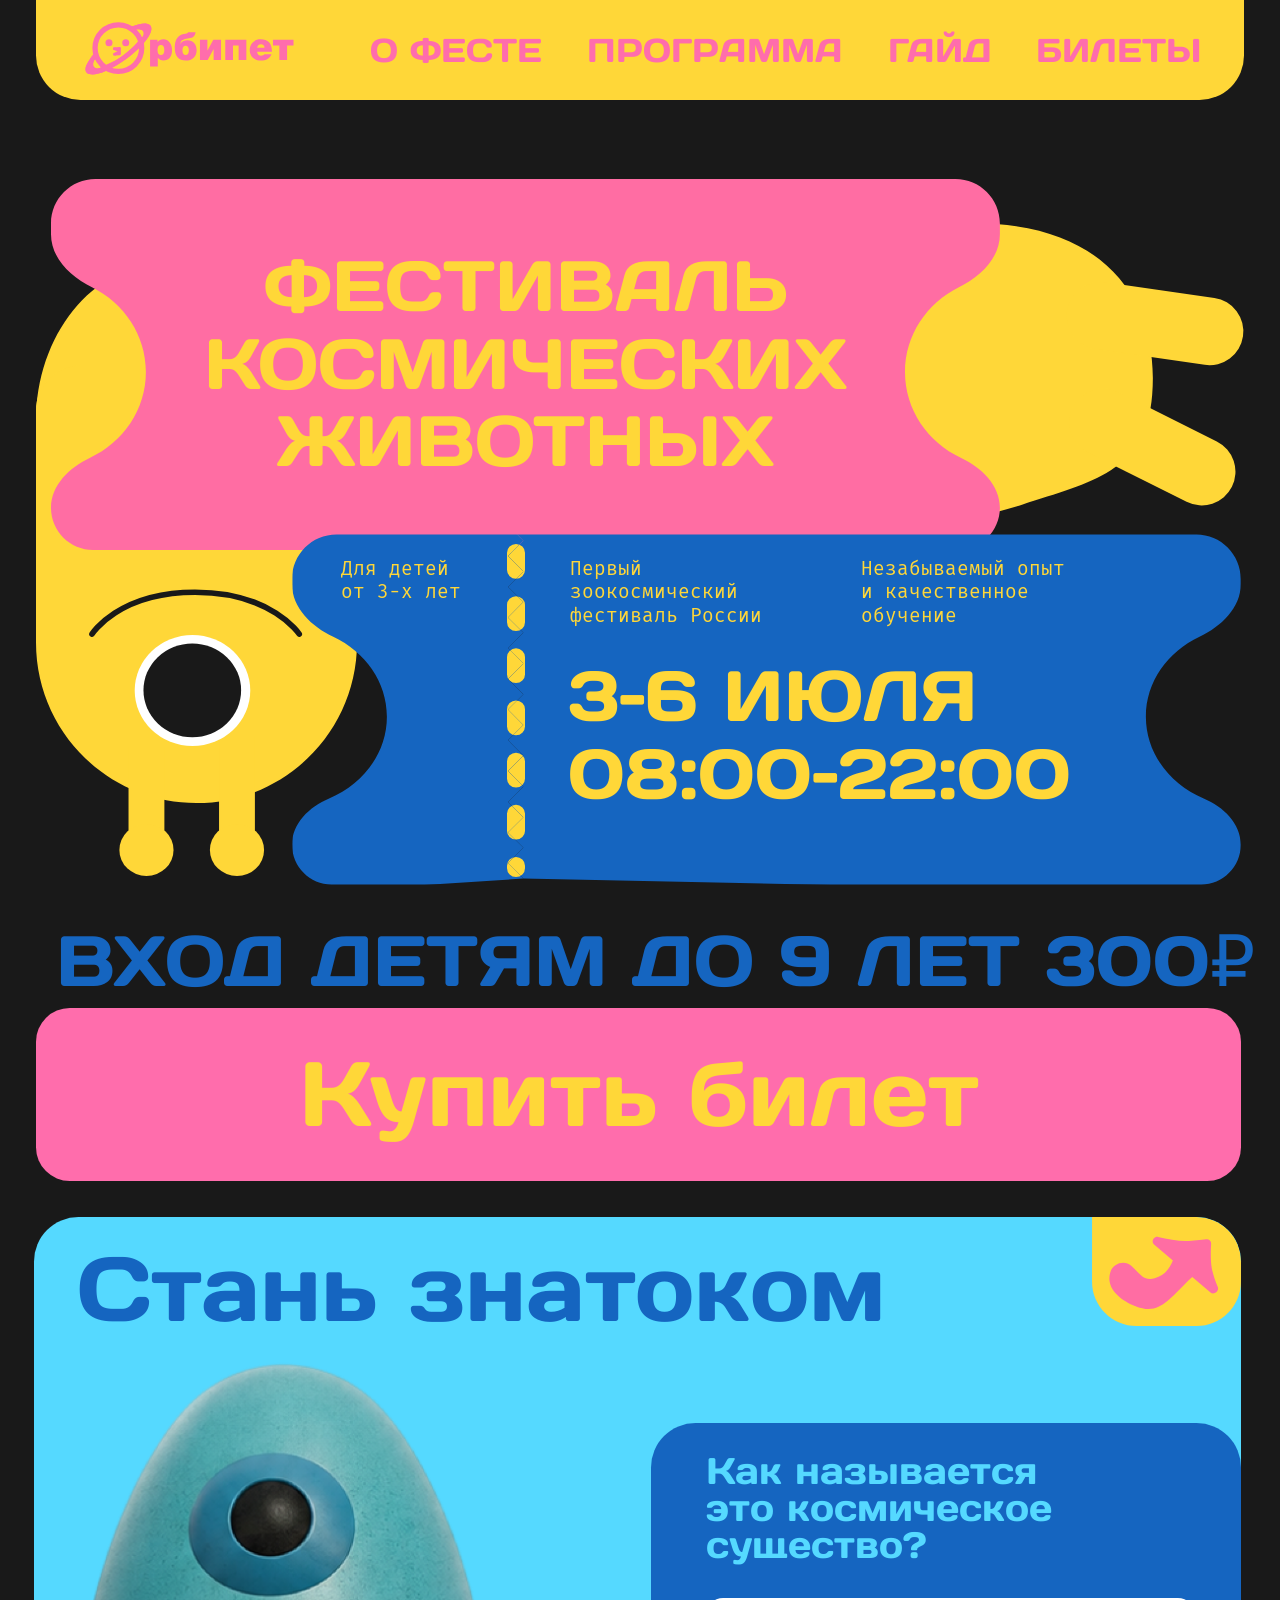
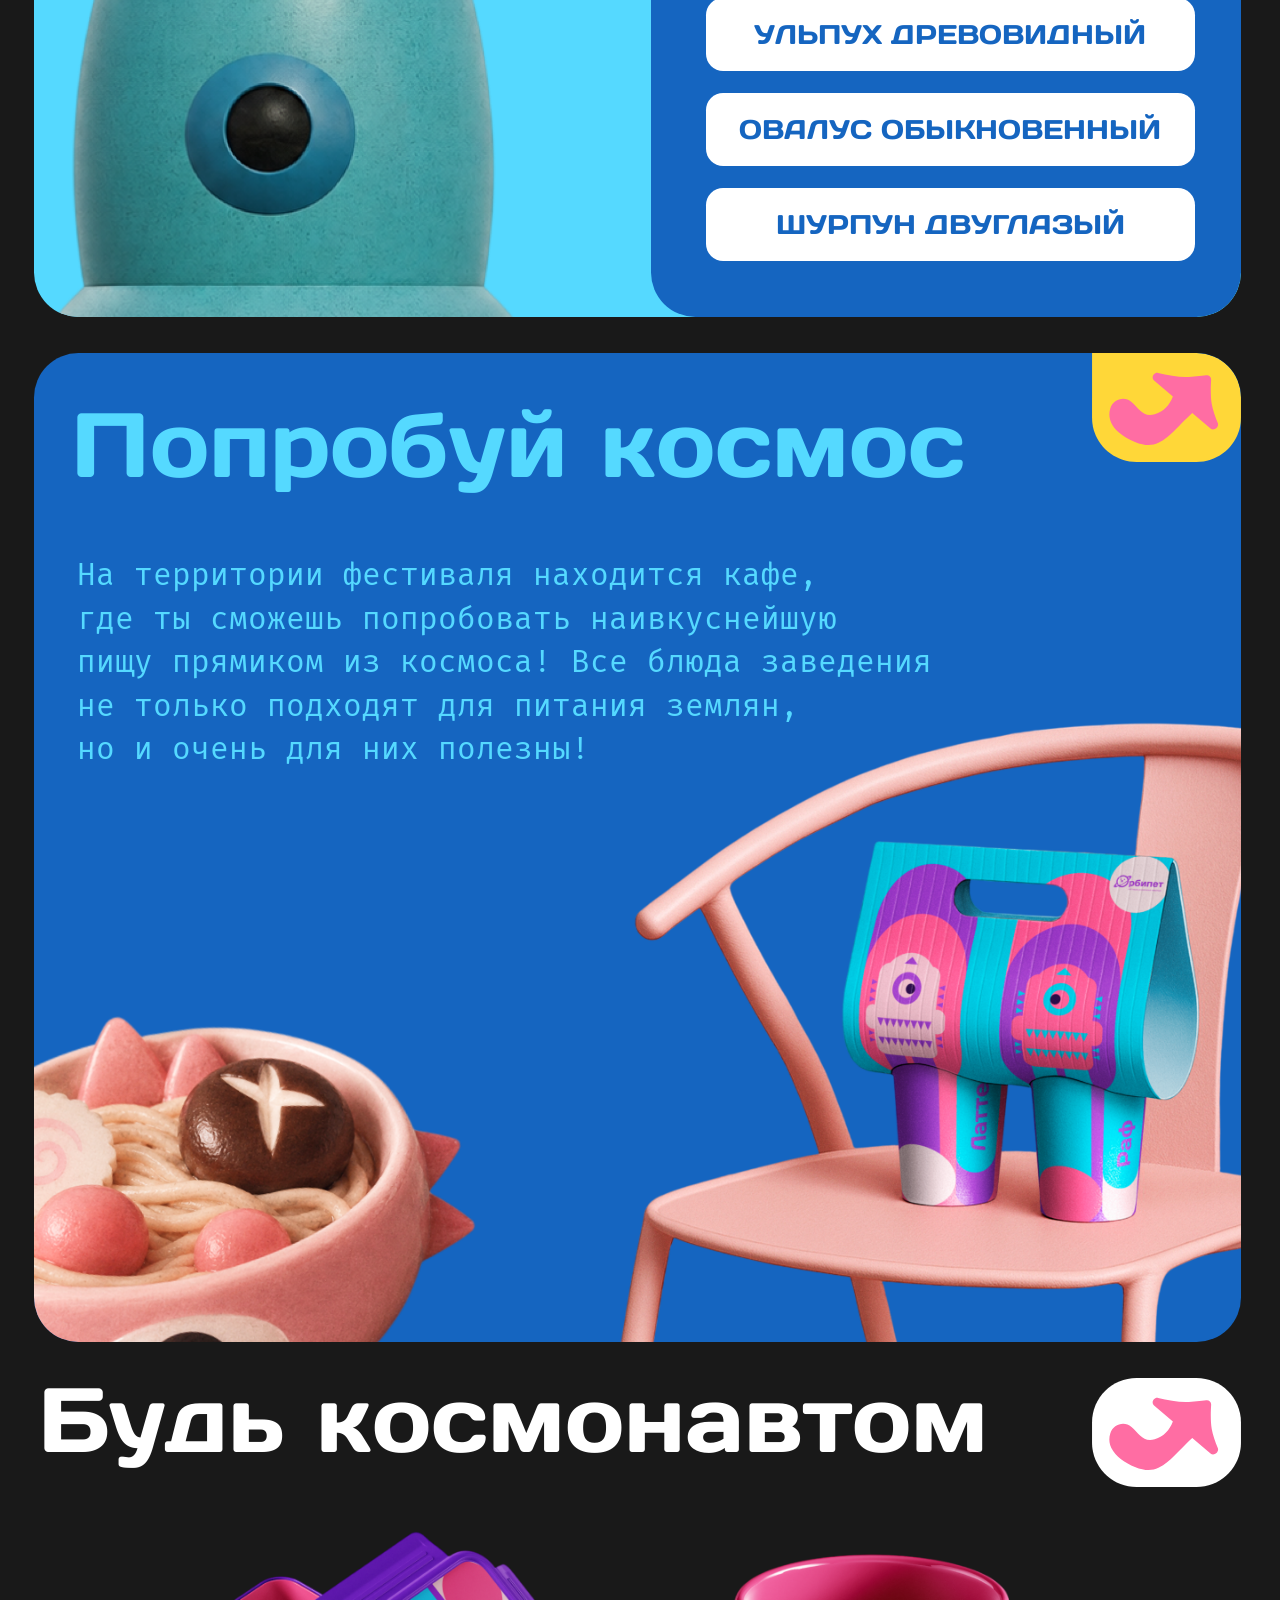
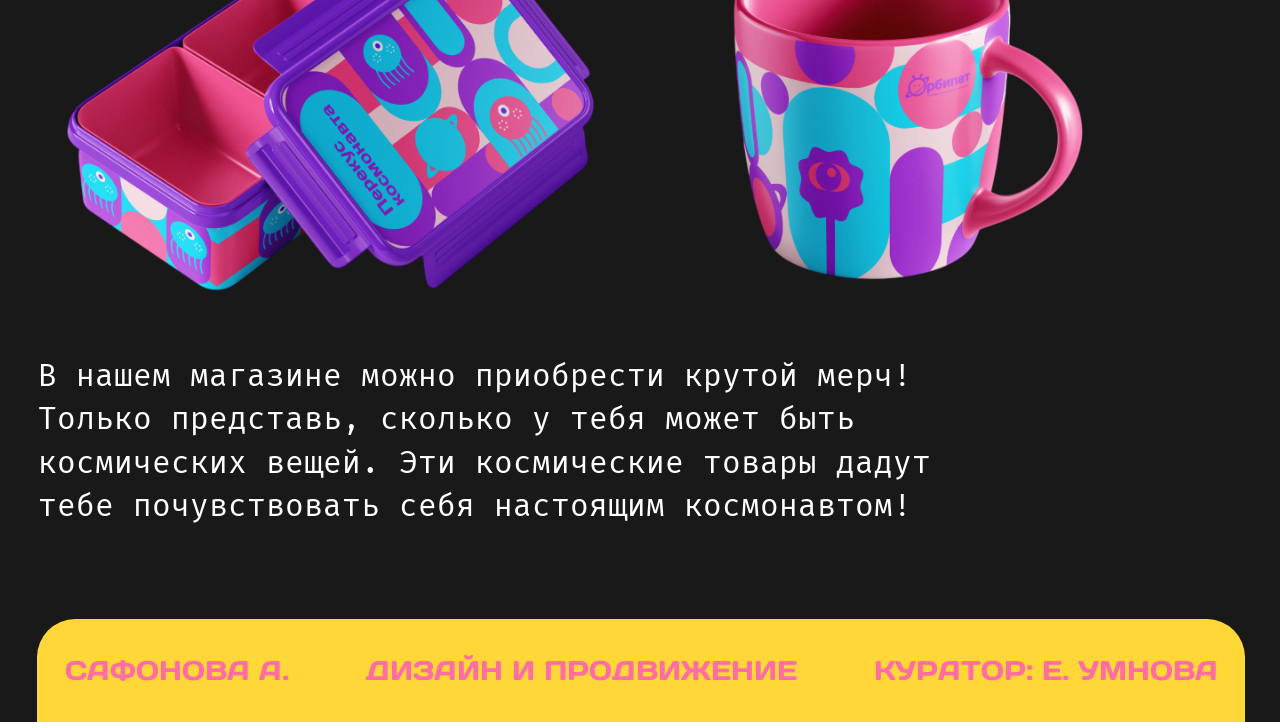
<file: index.html>
<!DOCTYPE html>
<html lang="ru">
<head>
    <meta charset="UTF-8">
    <meta name="viewport" content="width=device-width, initial-scale=1.0">
    <title>Главная — Фестиваль космических животных</title>
    <link rel="stylesheet" href="stylesheets/style.css">
</head>
<body class="page-main">


    <nav class="top-nav">
        <a class="top-nav__logo" href="index.html">
            <img src="images/main-logo-rbipet.svg" alt="рбипет">
        </a>
        <ul class="top-nav__list">
            <li><a class="top-nav__link" href="about.html">О&nbsp;фесте</a></li>
            <li><a class="top-nav__link" href="program.html">Программа</a></li>
            <li><a class="top-nav__link" href="guide.html">Гайд</a></li>
            <li><a class="top-nav__link" href="tickets.html">Билеты</a></li>
        </ul>
    </nav>


    <div class="hero-blob">
        <img src="images/main-hero-blob.svg" alt="">
    </div>


    <div class="hero-plate">
        <img class="hero-plate__bg" src="images/main-hero-plate.svg" alt="">
        <h1 class="hero-plate__title">ФЕСТИВАЛЬ<br>КОСМИЧЕСКИХ<br>ЖИВОТНЫХ</h1>
    </div>


    <!-- Info-card = «билетик» феста. Поделён по пунктирной перфорации
         на две половины — корешок слева и основная часть справа.
         Клик/наведение на правую часть → она «отрывается» по перфорации. -->
    <div class="info-card" id="info-card">
        <!-- Левая половина-корешок: не двигается. -->
        <div class="info-card__half info-card__half--left">
            <img class="info-card__bg" src="images/main-info-card-bg.svg" alt="">
            <span class="info-card__small info-card__small--left">Для&nbsp;детей<br>от&nbsp;3-х лет</span>
            <!-- Копия пунктира внутри левой половины: clip-path зигзага показывает только её
                 левую часть. При отрыве правой половины — остаётся на месте. -->
            <div class="info-card__divider"></div>
        </div>
        <!-- Правая половина: при клике отрывается с лёгким поворотом. -->
        <div class="info-card__half info-card__half--right">
            <img class="info-card__bg" src="images/main-info-card-bg.svg" alt="">
            <span class="info-card__small info-card__small--mid">Первый зоокосмический<br>фестиваль России</span>
            <span class="info-card__small info-card__small--right">Незабываемый опыт<br>и&nbsp;качественное обучение</span>
            <!-- Копия пунктира внутри правой половины: clip-path зигзага показывает её правую
                 часть. При отрыве — едет вместе с правой половиной (билет рвётся по перфорации). -->
            <div class="info-card__divider"></div>
            <p class="info-card__date">3–6&nbsp;ИЮЛЯ</p>
            <p class="info-card__time">08:00–22:00</p>
        </div>
    </div>


    <!-- На мобайле текст разбит на 4 строки <br class="entry-fee__br">, как на фигме.
         На планшете и десктопе .entry-fee__br скрывается через display:none — текст
         собирается в одну строку как в тех макетах. -->
    <p class="entry-fee">вход<br class="entry-fee__br"> детям<br class="entry-fee__br"> до&nbsp;9&nbsp;лет<br class="entry-fee__br"> 300₽</p>


    <a class="buy-button" href="tickets.html">
        <span class="buy-button__text">Купить билет</span>
    </a>


    <section class="quiz" id="quiz">
        <h2 class="quiz__title">Стань знатоком</h2>
        <a class="quiz__arrow" href="about.html" aria-label="Узнать больше о фесте">
            <img src="images/main-quiz-arrow.svg" alt="">
        </a>
        <div class="quiz__character">
            <img src="images/main-hero-character.png" alt="Космическое существо">
        </div>
        <div class="quiz__card" id="quiz-card">
            <p class="quiz__question" id="quiz-question">Как называется<br>это космическое существо?</p>
            <div class="quiz__options" id="quiz-options">
                <!-- кнопки опроса рисуются JS из массива в javascript/main.js -->
            </div>
            <p class="quiz__feedback" id="quiz-feedback"></p>
        </div>
    </section>


    <section class="cosmos">
        <h2 class="cosmos__title">Попробуй космос</h2>
        <a class="cosmos__arrow" href="program.html" aria-label="К программе">
            <img src="images/main-quiz-arrow.svg" alt="">
        </a>
        <p class="cosmos__text">
            На&nbsp;территории фестиваля находится кафе,<br>
            где&nbsp;ты&nbsp;сможешь попробовать наивкуснейшую<br>
            пищу прямиком из&nbsp;космоса! Все&nbsp;блюда заведения не&nbsp;только подходят для&nbsp;питания землян, но&nbsp;и&nbsp;очень для&nbsp;них&nbsp;полезны!
        </p>
        <div class="cosmos__photo cosmos__photo--chair">
            <img src="images/main-cosmos-chair.png" alt="Космическое кафе">
        </div>
        <div class="cosmos__photo cosmos__photo--character">
            <img src="images/main-cosmos-character.png" alt="Космический персонаж">
        </div>
    </section>


    <h2 class="cosmonaut-title">Будь космонавтом</h2>
    <!-- Стрелка теперь открывает попап с отложкой мерча, а не ведёт на /guide.html -->
    <button class="cosmonaut-arrow" id="cosmonaut-arrow-btn" type="button" aria-label="Отложить мерч">
        <img src="images/back-arrow.svg" alt="">
    </button>
    <img class="cosmonaut-lunchbox" src="images/main-merch-lunchbox.png" alt="Космический ланчбокс">
    <img class="cosmonaut-cup" src="images/main-merch-cup.png" alt="Космическая кружка">
    <!-- Жёсткие <br>'ы повторяют переносы строк из Figma (нода 56:666):
         4 строки центрированного Fira Mono. На десктопе тоже укладывается в 4 строки.
         cosmonaut-text__br--mobile — дополнительный перенос только для мобайла,
         чтобы «Эти» начиналось с новой строки после «вещей.». -->
    <p class="cosmonaut-text">
        В&nbsp;нашем магазине можно приобрести крутой мерч!<br>
        Только представь, сколько у&nbsp;тебя может быть<br>
        космических вещей.<br class="cosmonaut-text__br--mobile"> Эти космические товары дадут<br>
        тебе почувствовать себя настоящим космонавтом!
    </p>


    <footer class="main-footer">
        <span class="main-footer__text">Сафонова А.</span>
        <span class="main-footer__text">Дизайн и&nbsp;продвижение</span>
        <span class="main-footer__text">Куратор: Е.&nbsp;Умнова</span>
    </footer>


    <!-- ===== Попап «Отложить мерч» — копия гайдовского попапа с другим текстом ===== -->
    <div class="popup-overlay" id="merch-popup-overlay" hidden>
        <div class="popup" role="dialog" aria-modal="true" aria-labelledby="merch-popup-title">
            <button class="popup__close" id="merch-popup-close" type="button" aria-label="Закрыть">
                <span class="popup__close-x"></span>
            </button>

            <h2 class="popup__title" id="merch-popup-title">
                Оставьте вашу почту&nbsp;—<br>мы отложим мерч для&nbsp;вас
            </h2>

            <form class="popup__form" id="merch-popup-form" novalidate>
                <div class="popup__input-wrap">
                    <input class="popup__input"
                           type="email"
                           id="merch-popup-email"
                           name="email"
                           placeholder="example@mail.ru"
                           required>
                </div>
                <button class="popup__submit" type="submit" aria-label="Отправить">
                    <img src="images/popup-arrow.svg" alt="">
                </button>
            </form>
        </div>
    </div>


    <!-- Уведомление «Спасибо!» для главного попапа -->
    <div class="notification" id="merch-notification" hidden>
        <span class="notification__text">Спасибо! Все&nbsp;прошло успешно!</span>
    </div>


    <script src="javascript/nav.js"></script>
    <script src="javascript/main.js"></script>
</body>
</html>
</file>
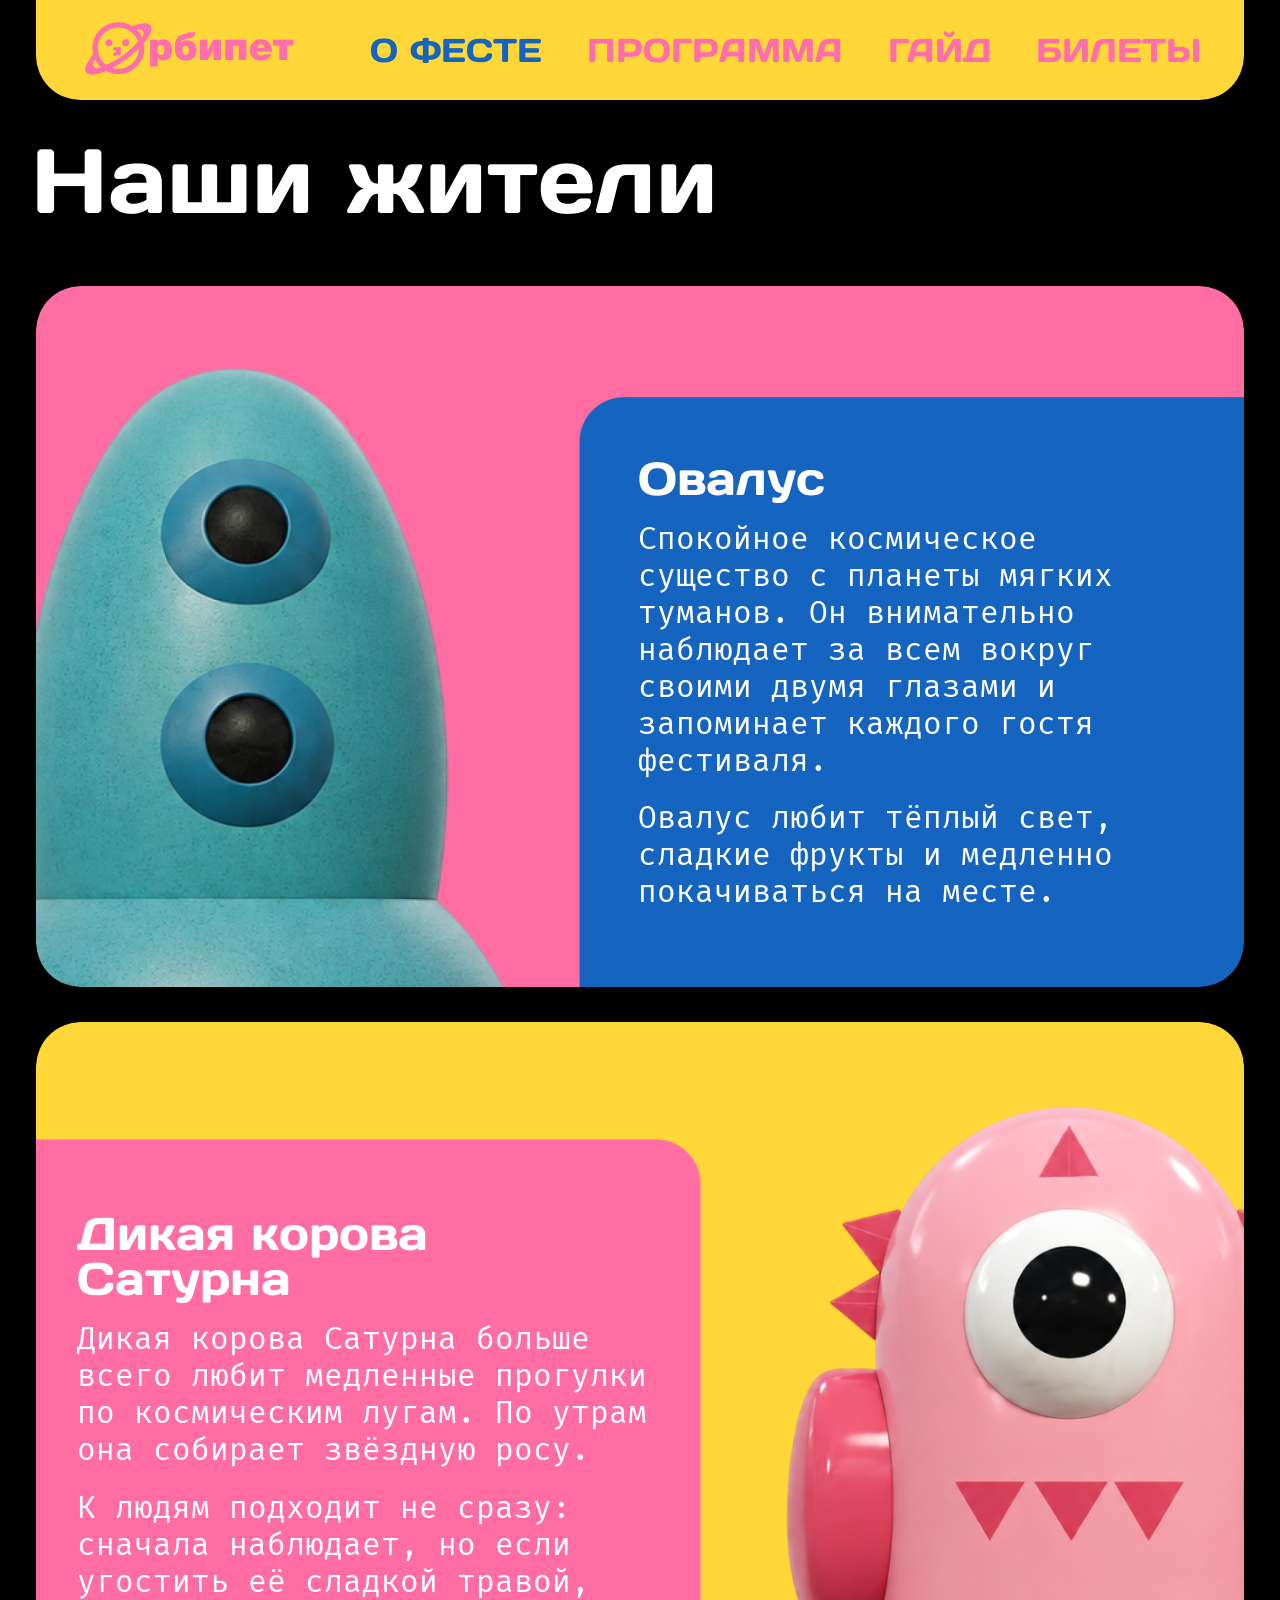
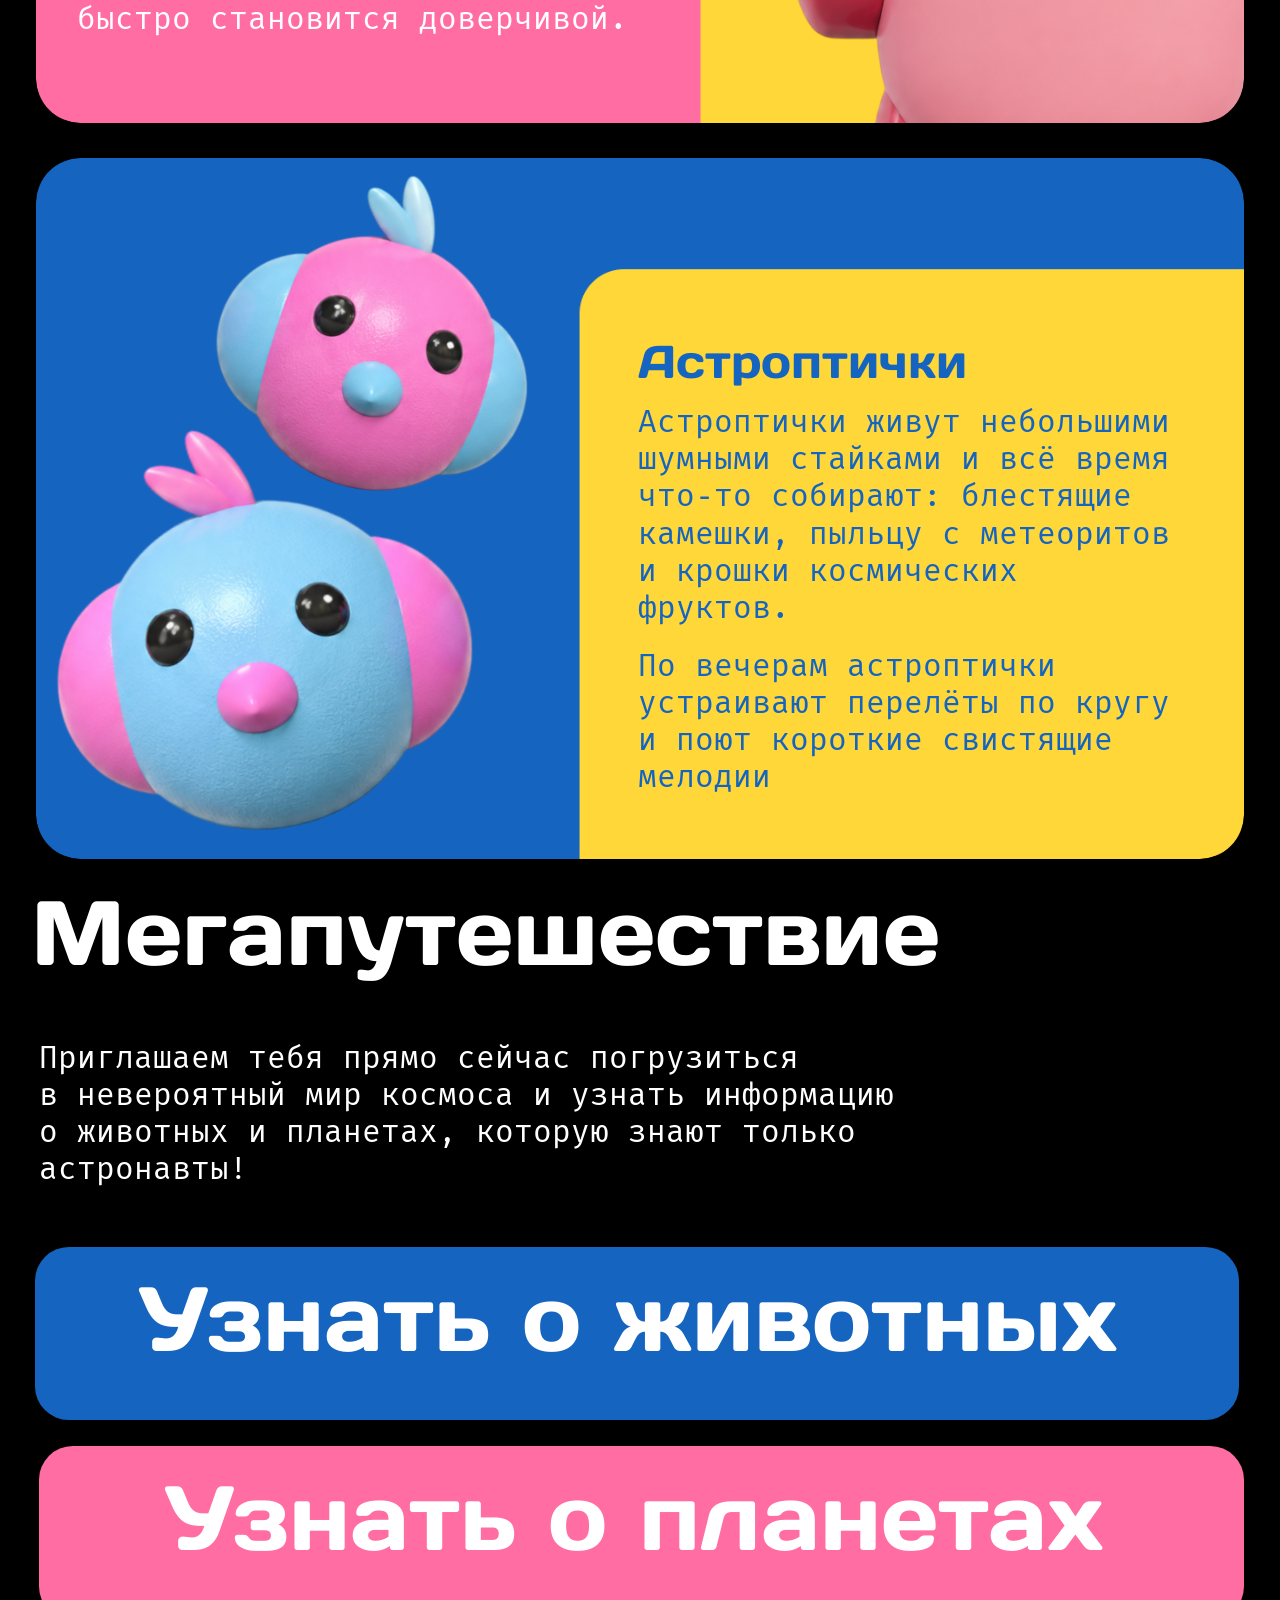
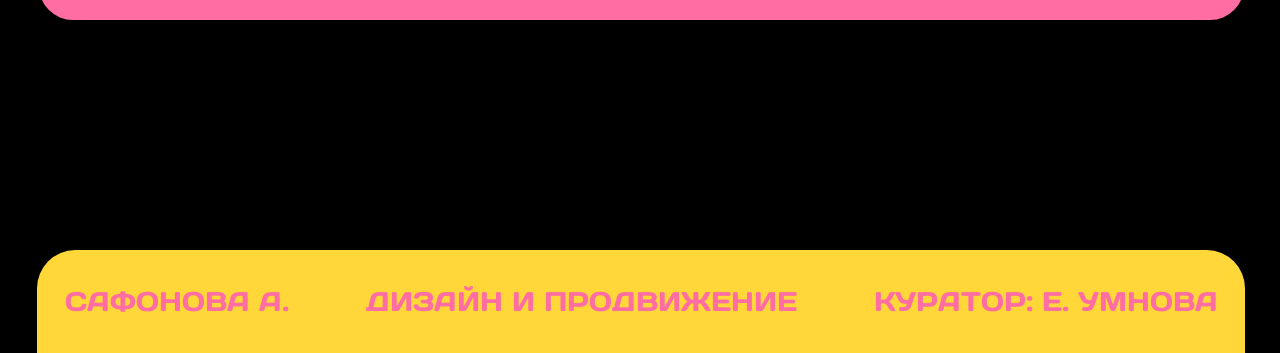
<file: about.html>
<!DOCTYPE html>
<html lang="ru">
<head>
    <meta charset="UTF-8">
    <meta name="viewport" content="width=device-width, initial-scale=1.0">
    <title>О фесте — Фестиваль космических животных</title>
    <link rel="stylesheet" href="stylesheets/style.css">
</head>
<body class="page-about">

    <nav class="top-nav">
        <a class="top-nav__logo" href="index.html">
            <img src="images/main-logo-rbipet.svg" alt="рбипет">
        </a>
        <ul class="top-nav__list">
            <li><a class="top-nav__link top-nav__link--active" href="about.html">О&nbsp;фесте</a></li>
            <li><a class="top-nav__link" href="program.html">Программа</a></li>
            <li><a class="top-nav__link" href="guide.html">Гайд</a></li>
            <li><a class="top-nav__link" href="tickets.html">Билеты</a></li>
        </ul>
    </nav>

    <section class="residents" id="residents">
        <h1 class="residents__title">Наши жители</h1>

        <div class="residents__list" id="residents-list"></div>
    </section>

    <section class="trip" id="trip">
        <h2 class="trip__title">Мегапутешествие</h2>
        <p class="trip__text">
            Приглашаем тебя прямо сейчас погрузиться<br>
            в&nbsp;невероятный мир космоса и&nbsp;узнать информацию о&nbsp;животных и&nbsp;планетах, которую знают только астронавты!
        </p>
        <a class="trip__cta trip__cta--blue" href="animals.html">
            <span class="trip__cta-text">Узнать о&nbsp;животных</span>
        </a>
        <a class="trip__cta trip__cta--pink" href="games.html">
            <span class="trip__cta-text">Узнать о&nbsp;планетах</span>
        </a>
    </section>

    <footer class="main-footer">
        <span class="main-footer__text">Сафонова А.</span>
        <span class="main-footer__text">Дизайн и&nbsp;продвижение</span>
        <span class="main-footer__text">Куратор: Е.&nbsp;Умнова</span>
    </footer>

    <script src="javascript/nav.js"></script>
    <script src="javascript/about.js"></script>
</body>
</html>
</file>
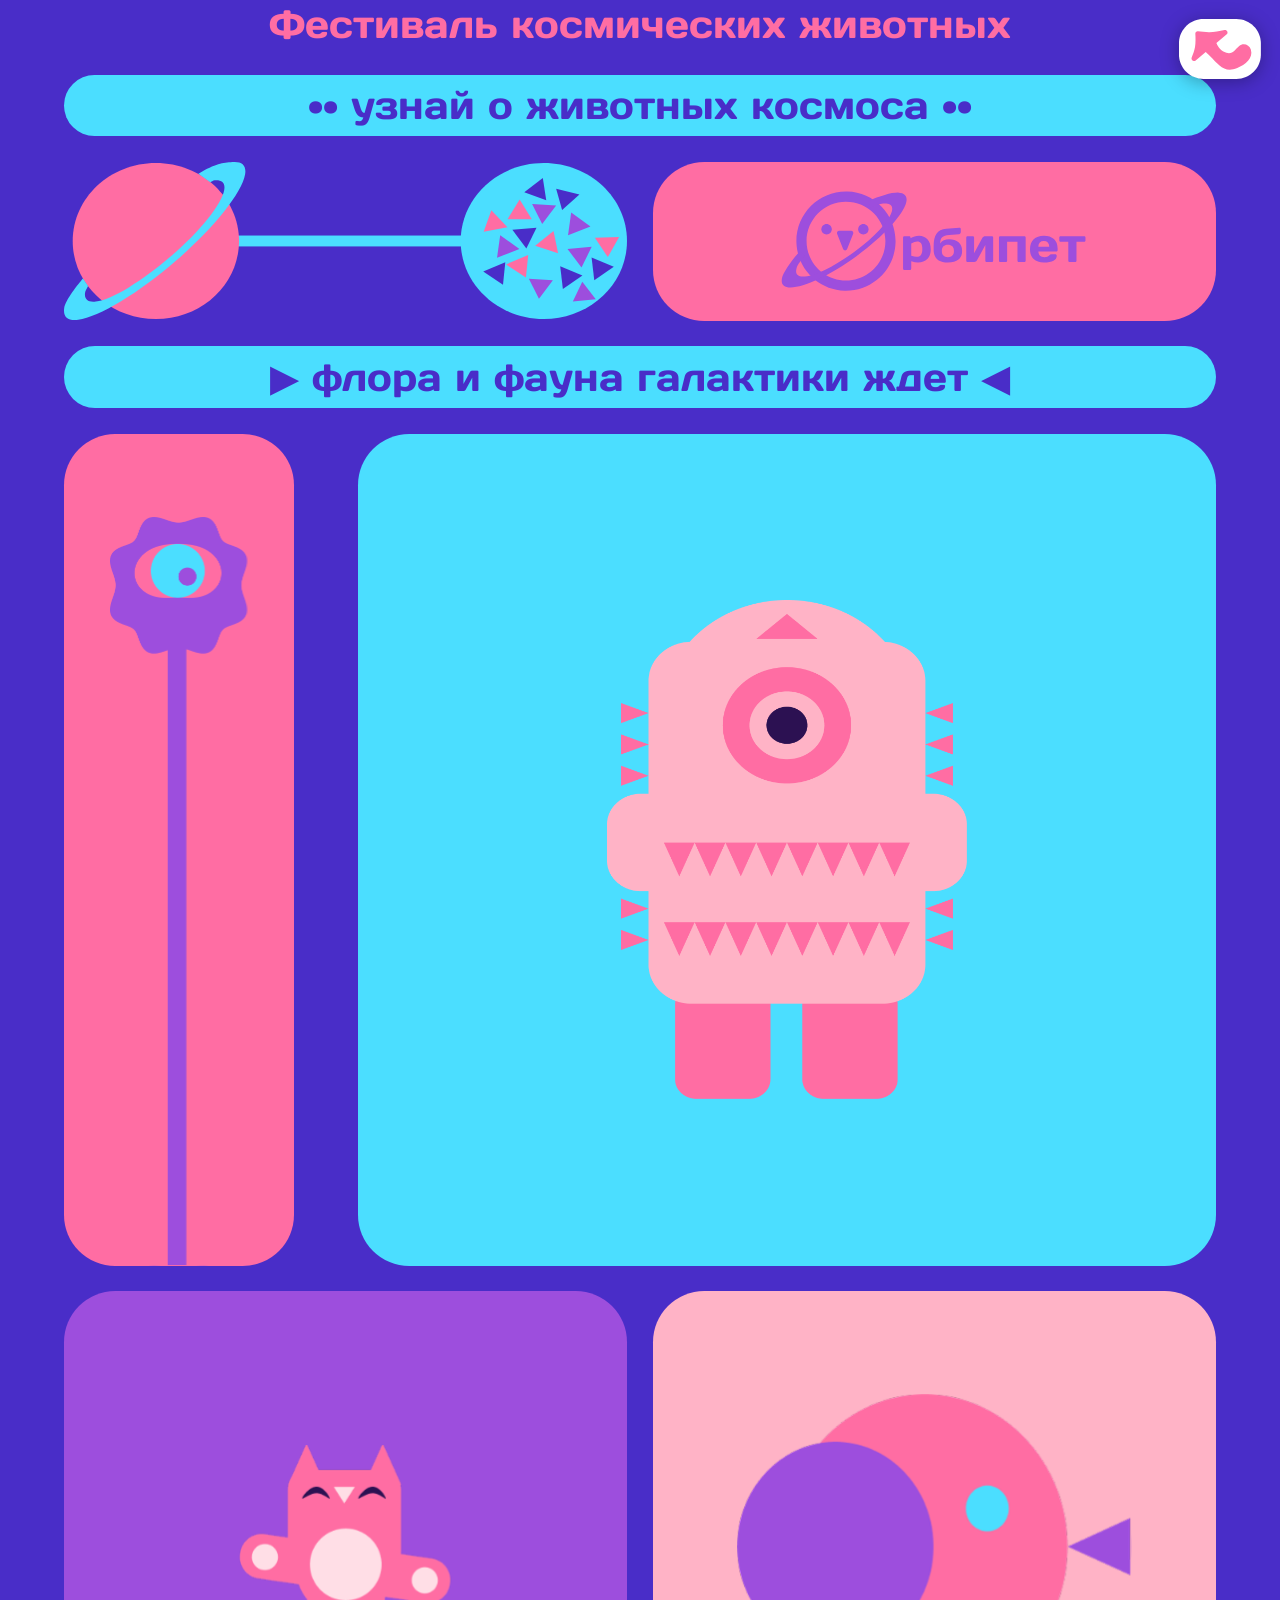
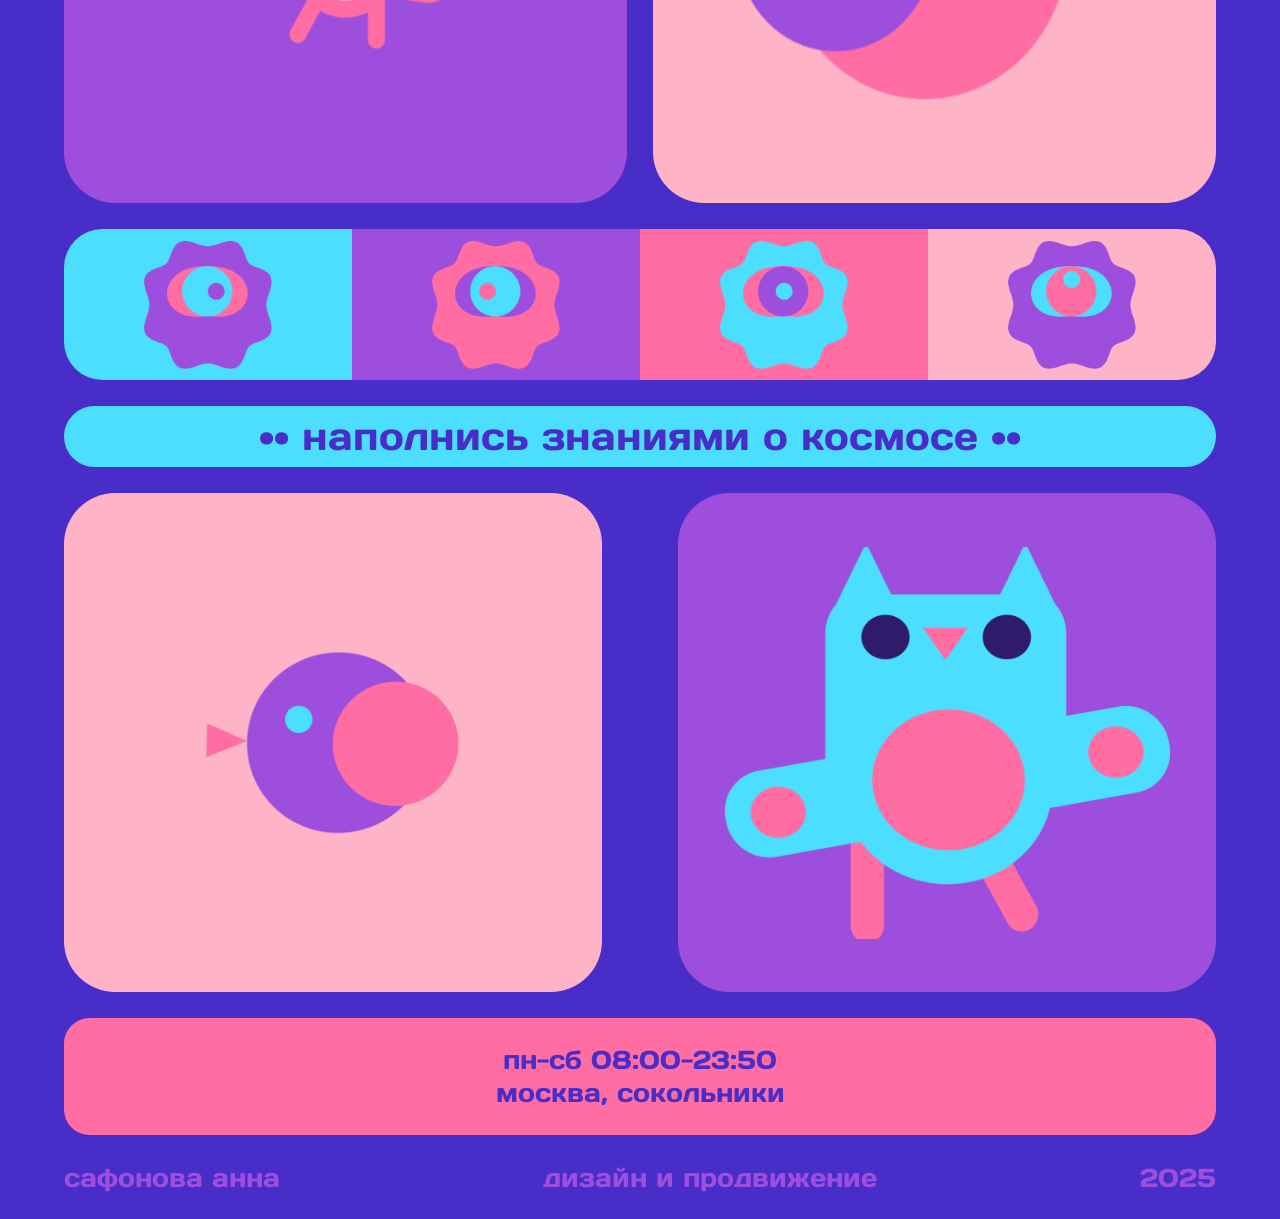
<file: animals.html>
<!DOCTYPE html>
<html lang="ru">
<head>
    <meta charset="UTF-8">
    <meta name="viewport" content="width=device-width, initial-scale=1.0">
    <title>Космические животные — Фестиваль космических животных</title>
    <link rel="stylesheet" href="stylesheets/style.css">
</head>
<body class="page-animals">

    <button class="back-btn" id="back-btn" type="button" aria-label="Назад">
        <img src="images/back-arrow.svg" alt="">
    </button>

    <header class="site-header" role="banner" aria-label="Главный заголовок сайта">
        <h1 class="brand-title">Фестиваль космических животных</h1>
    </header>

    <section class="upper-menu">

        <div class="know-about">
            <h2>•• узнай о&nbsp;животных космоса ••</h2>
        </div>

        <div class="orbipet">
            <img src="images/animals/upper-left.svg" alt="">
            <img class="orbipet-right" src="images/animals/upper-right.svg" alt="Орбипет">
        </div>

        <div class="know-about">
            <p>▶ флора и&nbsp;фауна галактики ждет ◀</p>
        </div>

    </section>

    <section class="animals-poster">

        <div class="row row1">

            <div class="flower">
                <img src="images/animals/row1left.svg" alt="инопланетный цветок">
                <p class="flower-action">*цветок синтезирует пыль марса*</p>
            </div>

            <div class="cow">
                <p class="cow-thoughts">
                    дикая корова сатурна питается ледяными кристаллами и&nbsp;пылью сатурнианских колец
                </p>
                <img src="images/animals/row1right.svg" alt="дикая корова сатурна">
                <img class="teeths" src="images/animals/teeths.svg" alt="">
            </div>

        </div>

        <div class="row row2">

            <div class="owl1">
                <img src="images/animals/row2left.svg" alt="сова малого марса">
                <p class="owl-thoughts">
                    сова малого марса ест железных жуков и&nbsp;семена метеоров
                </p>
                <img class="wave2" src="images/animals/wave2.svg" alt="">
                <img class="wave1" src="images/animals/wave1.svg" alt="">
            </div>

            <div class="bird">
                <img src="images/animals/row2right.svg" alt="инопланетная птица">
                <p class="bird-action">*эта птица молчит, спроси другую*</p>
                <img class="star1" src="images/animals/star1.svg" alt="">
                <img class="star2" src="images/animals/star2.svg" alt="">
            </div>

        </div>
    </section>

    <section class="mashrooms">
        <div><img src="images/animals/mashroom-1.svg" alt=""></div>
        <div><img src="images/animals/mashroom-2.svg" alt=""></div>
        <div><img src="images/animals/mashroom-3.svg" alt=""></div>
        <div><img src="images/animals/mashroom-4.svg" alt=""></div>
    </section>

    <section class="upper-menu">
        <div class="know-about">
            <p>•• наполнись знаниями о&nbsp;космосе ••</p>
        </div>
    </section>

    <section class="animals-poster animals-poster--two">

        <div class="bird2">
            <img src="images/animals/bird.svg" alt="">
            <p class="bird2-action">
                астроптички клюют фотонный нектар и&nbsp;сахар из&nbsp;хвостов комет
            </p>
            <img class="small-flower" src="images/animals/small-flower.svg" alt="">
            <img class="big-flower" src="images/animals/big-flower.svg" alt="">
        </div>

        <div class="owl2">
            <img src="images/animals/owl.svg" alt="">
            <p class="owl2-action">*эта сова молчит, спроси другую*</p>
        </div>

    </section>

    <section class="contacts-section">
        <div class="contacts">
            <p>пн-сб 08:00-23:50</p>
            <p>москва, сокольники</p>
        </div>
    </section>

    <footer class="poster-footer">
        <p>сафонова анна</p>
        <p>дизайн и&nbsp;продвижение</p>
        <p>2025</p>
    </footer>

    <script src="javascript/back.js"></script>
</body>
</html>
</file>
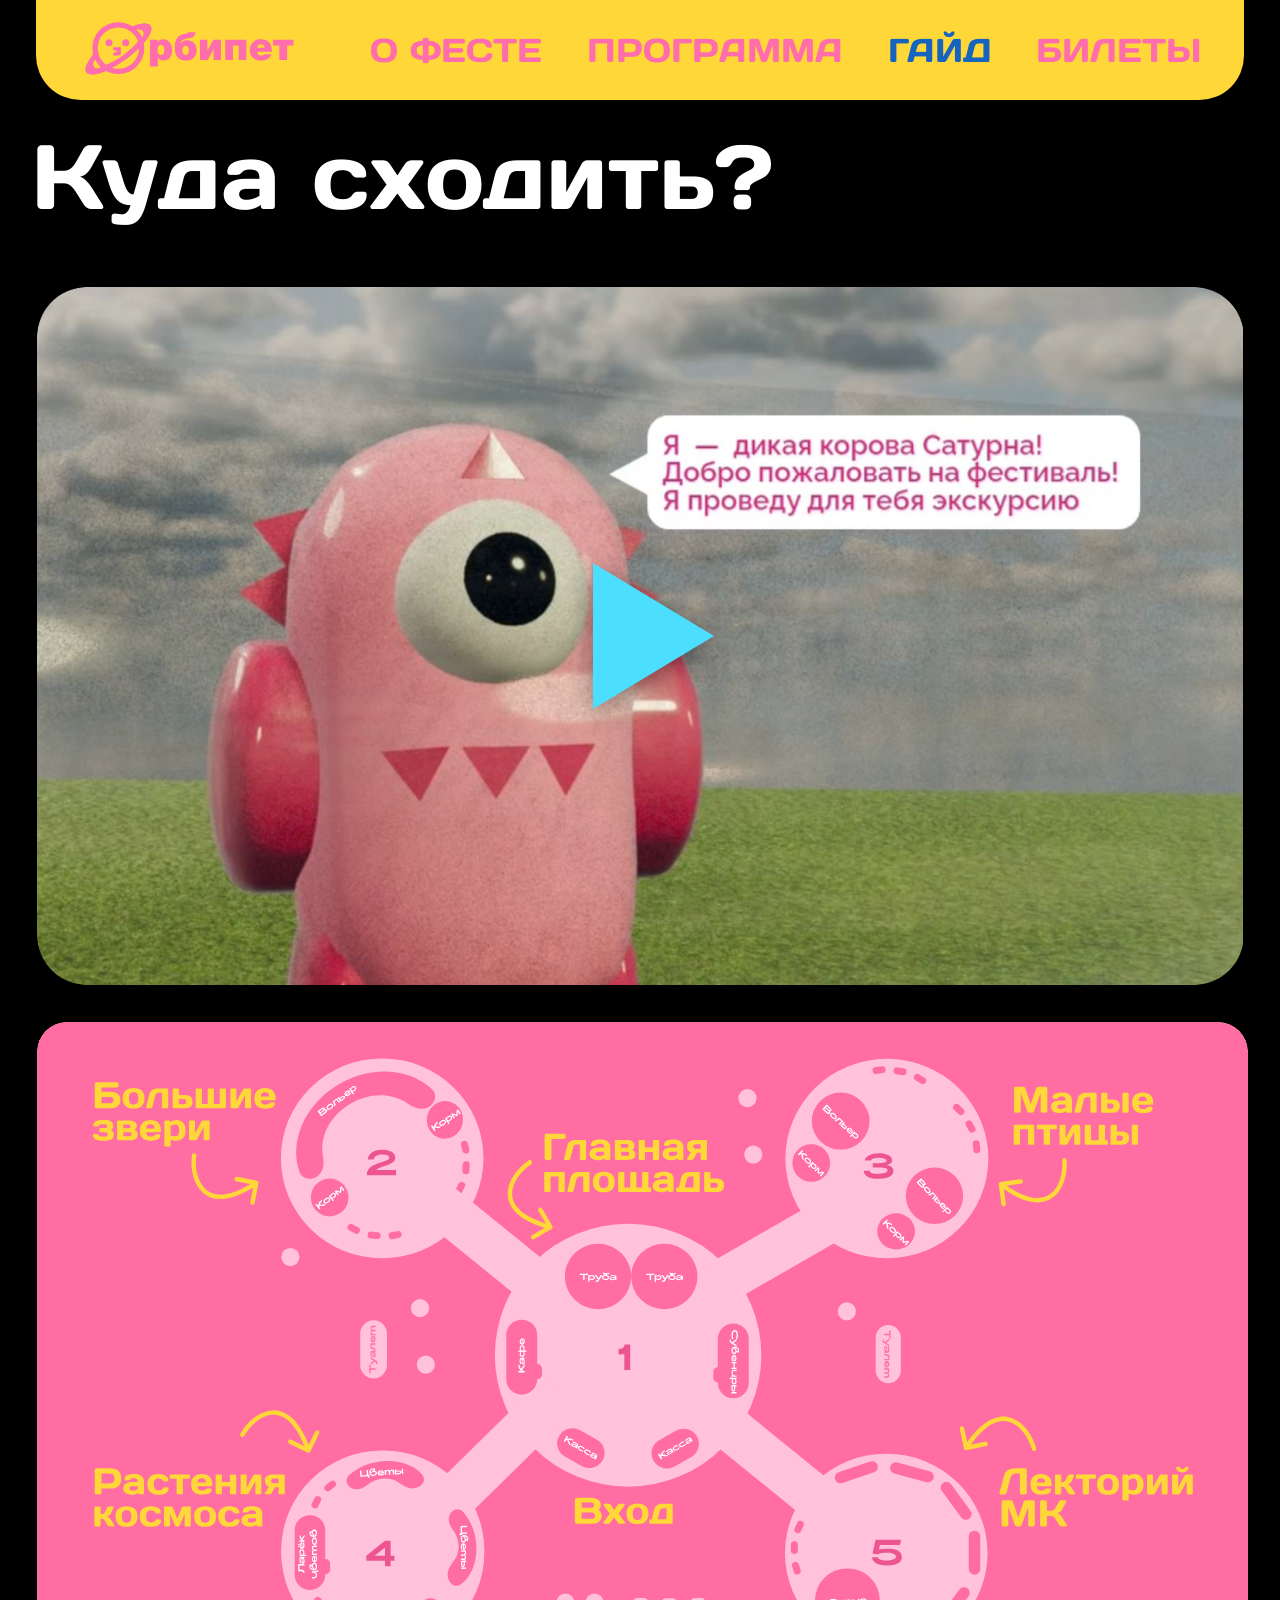
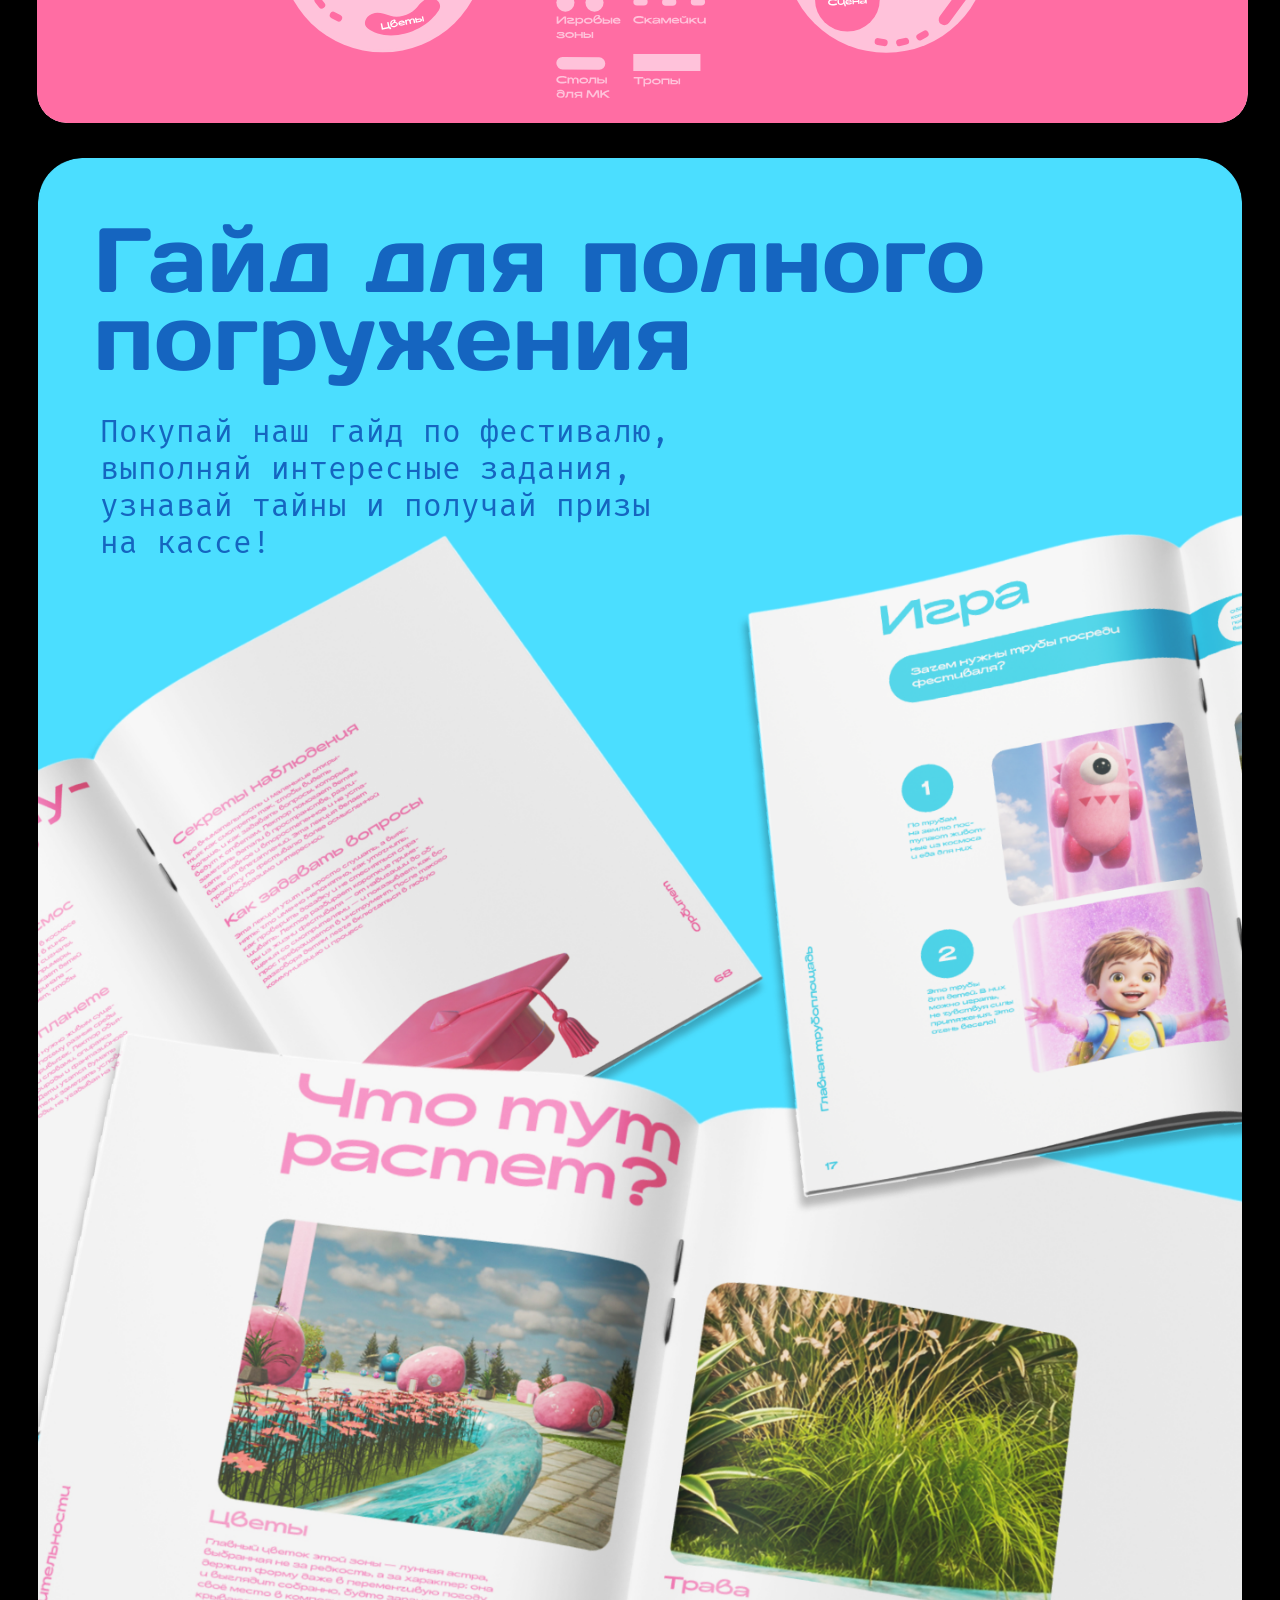
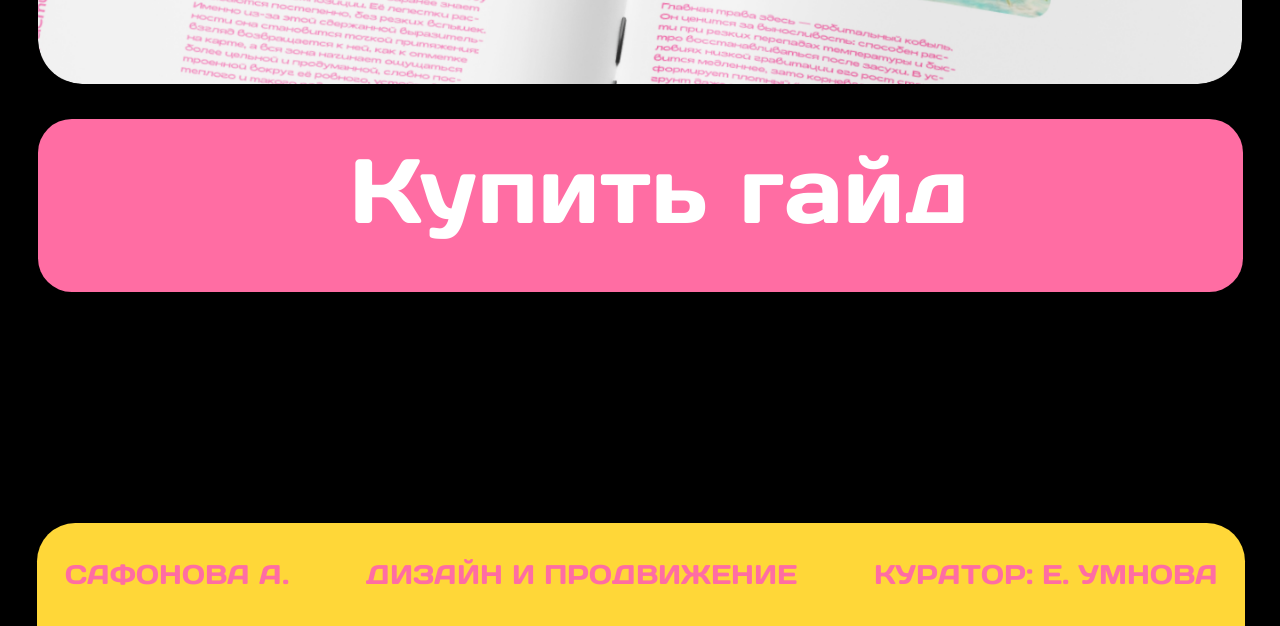
<file: guide.html>
<!DOCTYPE html>
<html lang="ru">
<head>
    <meta charset="UTF-8">
    <meta name="viewport" content="width=device-width, initial-scale=1.0">
    <title>Гайд — Фестиваль космических животных</title>
    <link rel="stylesheet" href="stylesheets/style.css">
</head>
<body class="page-guide">

    <nav class="top-nav">
        <a class="top-nav__logo" href="index.html">
            <img src="images/main-logo-rbipet.svg" alt="рбипет">
        </a>
        <ul class="top-nav__list">
            <li><a class="top-nav__link" href="about.html">О&nbsp;фесте</a></li>
            <li><a class="top-nav__link" href="program.html">Программа</a></li>
            <li><a class="top-nav__link top-nav__link--active" href="guide.html">Гайд</a></li>
            <li><a class="top-nav__link" href="tickets.html">Билеты</a></li>
        </ul>
    </nav>

    <h1 class="guide-section__title">Куда сходить?</h1>

    <section class="video-block">
        <video class="video-block__video"
               id="guide-video"
               src="video/guide-intro.mp4"
               poster="images/guide-video-poster.png"
               preload="metadata"
               playsinline></video>

        <button class="video-block__play" id="guide-video-play" type="button" aria-label="Воспроизвести видео">
            <svg viewBox="0 0 100 100" aria-hidden="true">
                <polygon points="25,12 88,50 25,88" fill="#4bdeff"/>
            </svg>
        </button>
    </section>

    <section class="map-block">
        <img src="images/guide-map.svg" alt="Карта фестиваля">
    </section>

    <section class="immersion">
        <img class="immersion__bg" src="images/guide-immersion-bg.png" alt="">
        <h2 class="immersion__title">Гайд для&nbsp;полного<br>погружения</h2>
        <p class="immersion__text">
            Покупай наш гайд по&nbsp;фестивалю, выполняй интересные задания, узнавай тайны и&nbsp;получай призы на&nbsp;кассе!
        </p>
    </section>

    <button class="buy-guide" id="buy-guide-btn" type="button">
        <span class="buy-guide__text">Купить гайд</span>
    </button>

    <footer class="main-footer">
        <span class="main-footer__text">Сафонова А.</span>
        <span class="main-footer__text">Дизайн и&nbsp;продвижение</span>
        <span class="main-footer__text">Куратор: Е.&nbsp;Умнова</span>
    </footer>

    <div class="popup-overlay" id="popup-overlay" hidden>
        <div class="popup" role="dialog" aria-modal="true" aria-labelledby="popup-title">
            <button class="popup__close" id="popup-close" type="button" aria-label="Закрыть">
                <span class="popup__close-x"></span>
            </button>

            <h2 class="popup__title" id="popup-title">
                Оставьте вашу почту&nbsp;—<br>мы отправим чек на&nbsp;оплату
            </h2>

            <form class="popup__form" id="popup-form" novalidate>
                <div class="popup__input-wrap">
                    <input class="popup__input"
                           type="email"
                           id="popup-email"
                           name="email"
                           placeholder="example@mail.ru"
                           required>
                </div>
                <button class="popup__submit" type="submit" aria-label="Отправить">

                    <img src="images/popup-arrow.svg" alt="">
                </button>
            </form>
        </div>
    </div>

    <div class="notification" id="notification" hidden>
        <span class="notification__text">Спасибо! Все&nbsp;прошло успешно!</span>
    </div>

    <script src="javascript/nav.js"></script>
    <script src="javascript/guide.js"></script>
</body>
</html>
</file>
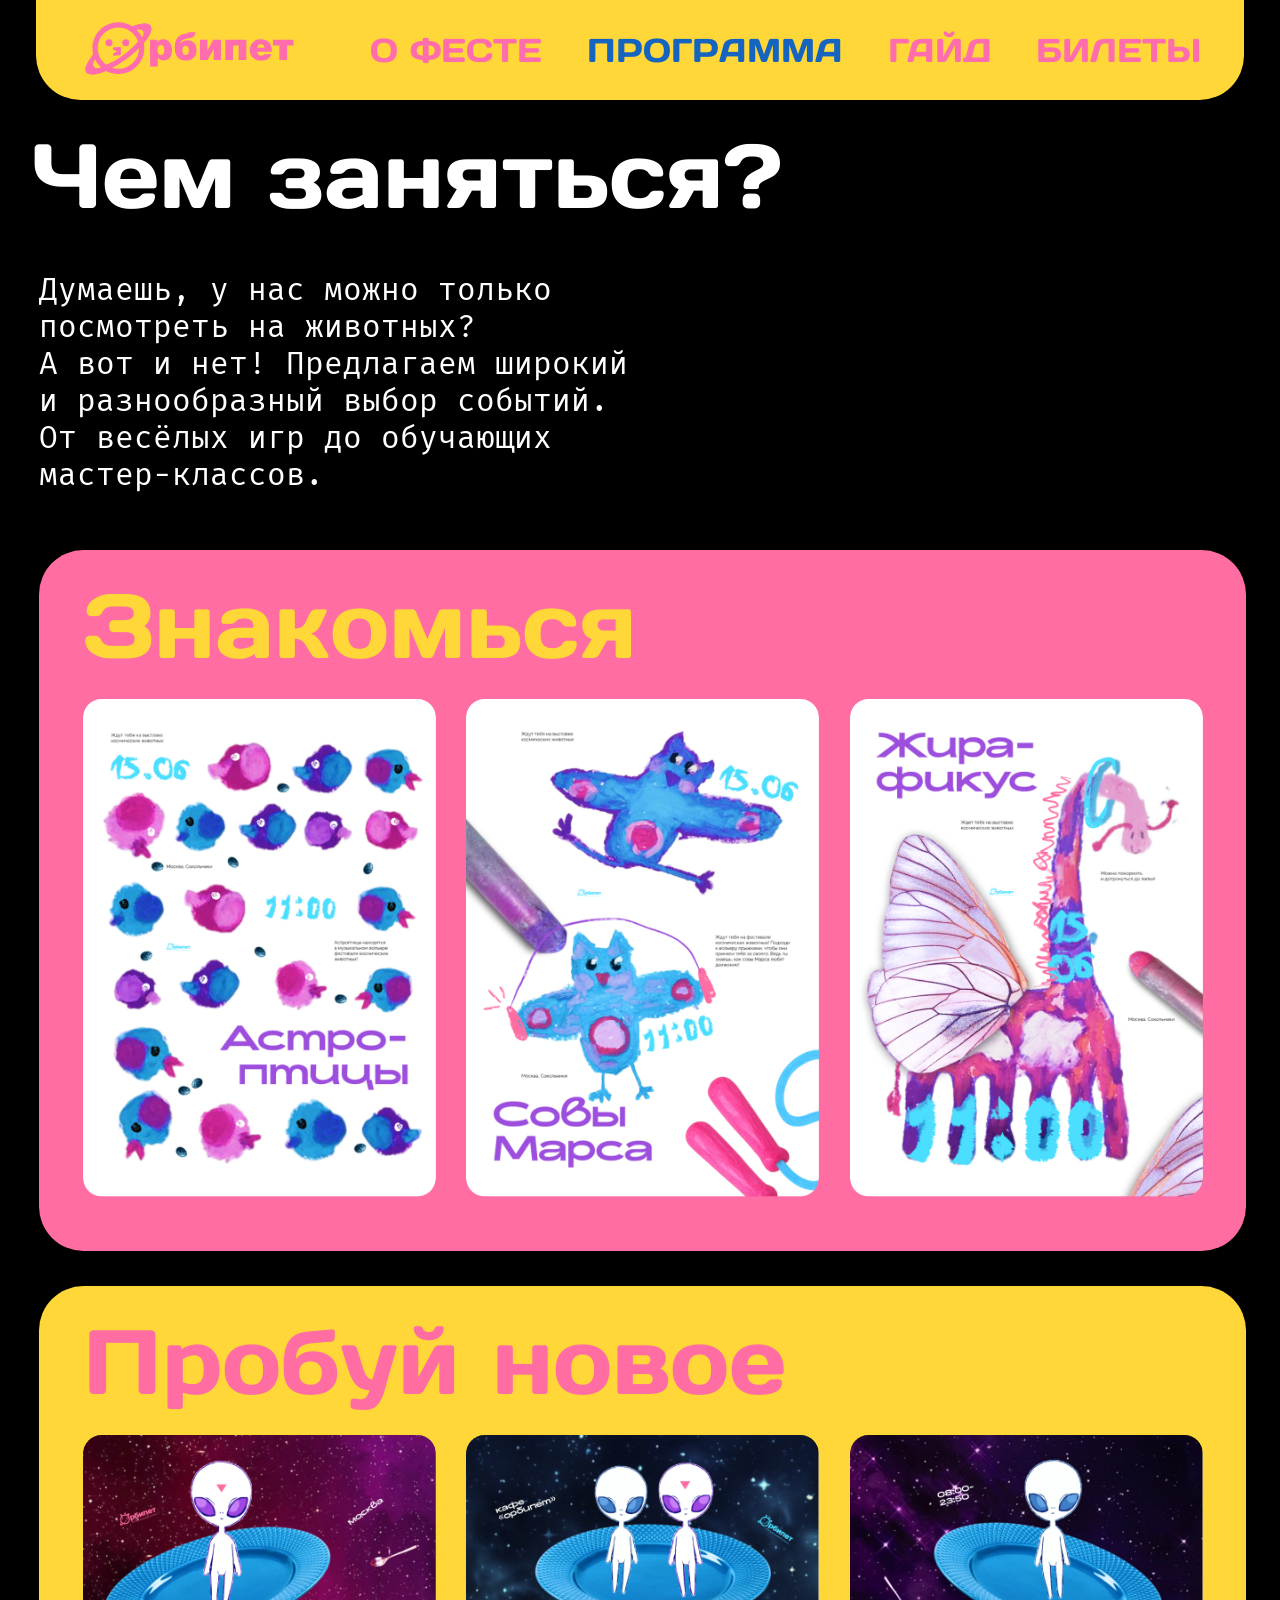
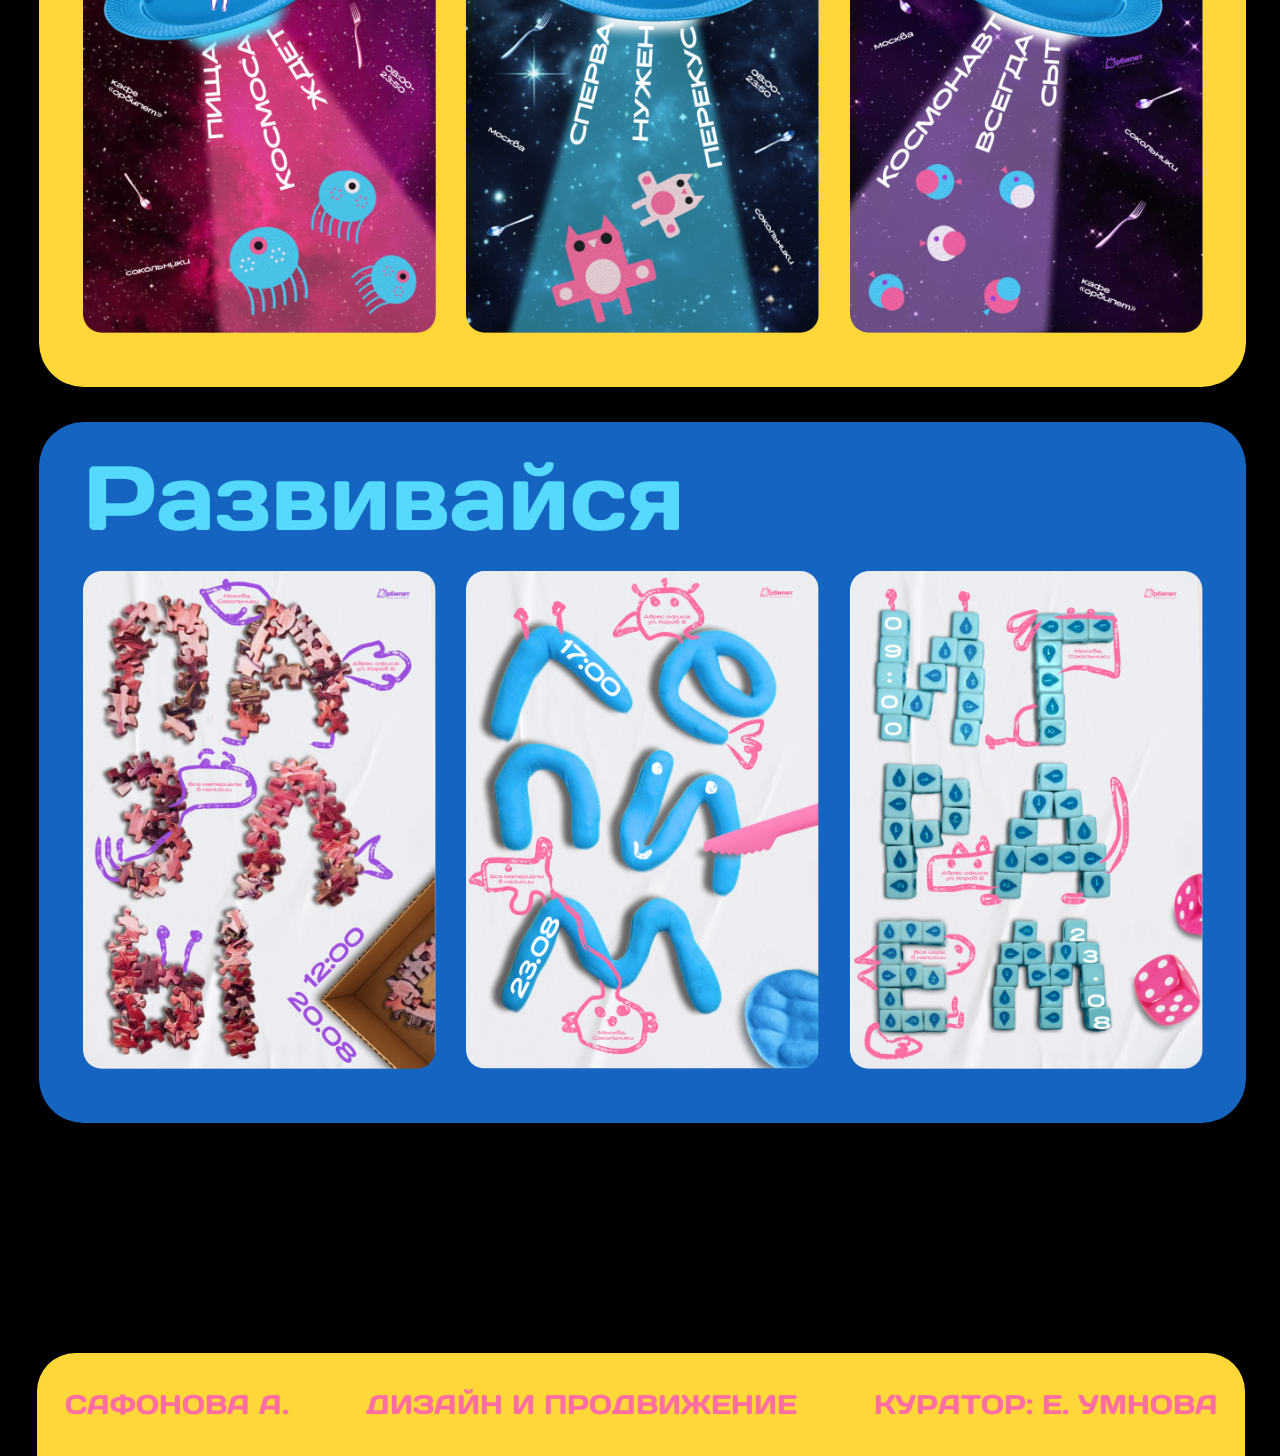
<file: program.html>
<!DOCTYPE html>
<html lang="ru">
<head>
    <meta charset="UTF-8">
    <meta name="viewport" content="width=device-width, initial-scale=1.0">
    <title>Программа — Фестиваль космических животных</title>
    <link rel="stylesheet" href="stylesheets/style.css">
</head>
<body class="page-program">

    <nav class="top-nav">
        <a class="top-nav__logo" href="index.html">
            <img src="images/main-logo-rbipet.svg" alt="рбипет">
        </a>
        <ul class="top-nav__list">
            <li><a class="top-nav__link" href="about.html">О&nbsp;фесте</a></li>
            <li><a class="top-nav__link top-nav__link--active" href="program.html">Программа</a></li>
            <li><a class="top-nav__link" href="guide.html">Гайд</a></li>
            <li><a class="top-nav__link" href="tickets.html">Билеты</a></li>
        </ul>
    </nav>

    <section class="program" id="program">
        <h1 class="program__title">Чем заняться?</h1>
        <!-- Жёсткие переносы:
             .desktop-intro-br — старый перенос, активен только на десктопе.
             .program-intro-br — переносы под планшет (≤768) ровно как на фигма-рендере. -->
        <p class="program__intro">
            Думаешь, у&nbsp;нас можно только посмотреть<br class="program-intro-br">
            на&nbsp;животных?<br class="desktop-intro-br"> А&nbsp;вот и&nbsp;нет! Предлагаем<br class="program-intro-br">
            широкий и&nbsp;разнообразный выбор событий.<br class="program-intro-br">
            От&nbsp;весёлых игр до&nbsp;обучающих мастер-классов.
        </p>

        <div class="program__list" id="program-list"></div>
    </section>

    <footer class="main-footer">
        <span class="main-footer__text">Сафонова А.</span>
        <span class="main-footer__text">Дизайн и&nbsp;продвижение</span>
        <span class="main-footer__text">Куратор: Е.&nbsp;Умнова</span>
    </footer>

    <script src="javascript/nav.js"></script>
    <script src="javascript/program.js"></script>
</body>
</html>
</file>
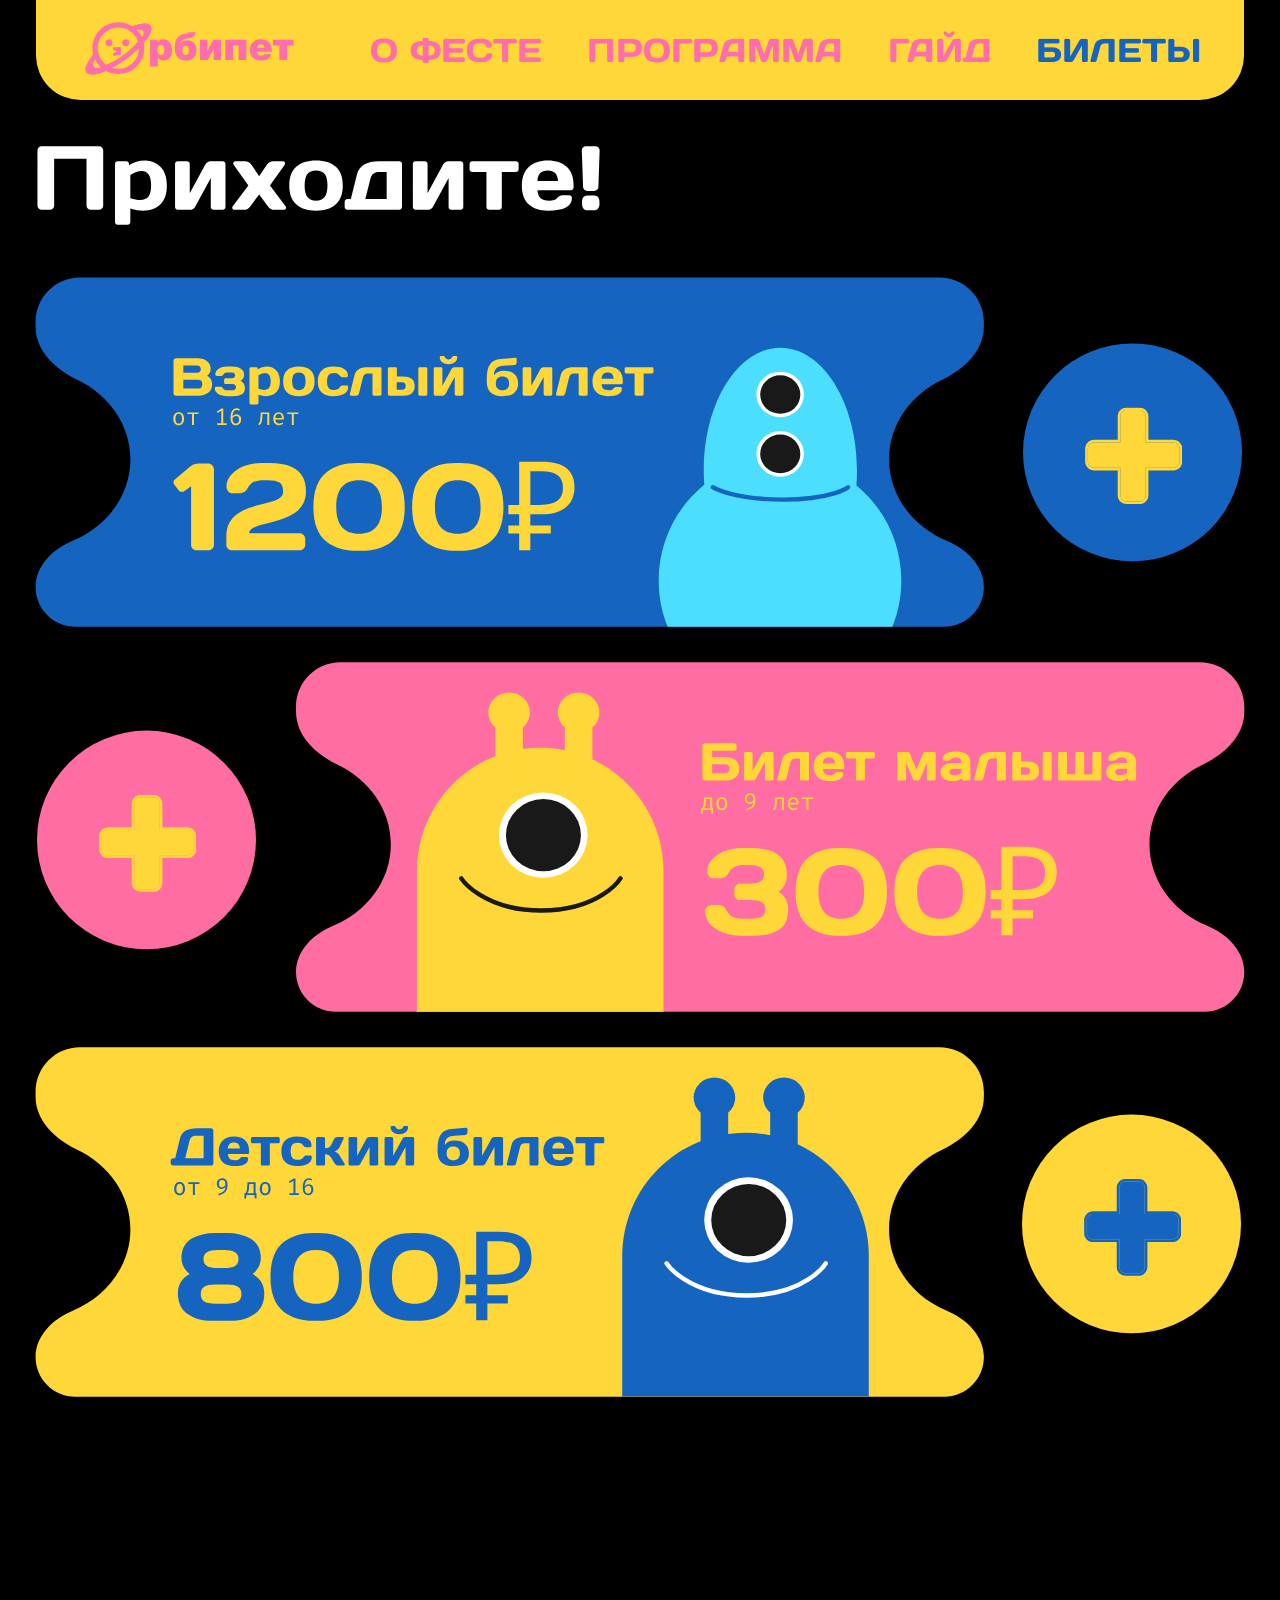
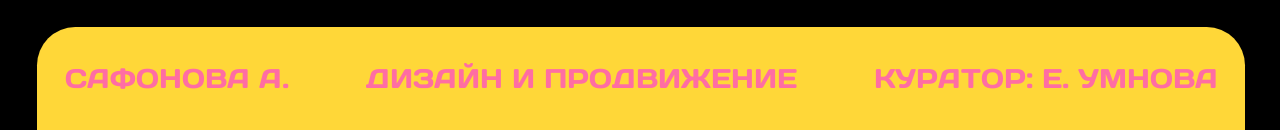
<file: tickets.html>
<!DOCTYPE html>
<html lang="ru">
<head>
    <meta charset="UTF-8">
    <meta name="viewport" content="width=device-width, initial-scale=1.0">
    <title>Билеты — Фестиваль космических животных</title>
    <link rel="stylesheet" href="stylesheets/style.css">
</head>
<body class="page-tickets">

    <nav class="top-nav">
        <a class="top-nav__logo" href="index.html">
            <img src="images/main-logo-rbipet.svg" alt="рбипет">
        </a>
        <ul class="top-nav__list">
            <li><a class="top-nav__link" href="about.html">О&nbsp;фесте</a></li>
            <li><a class="top-nav__link" href="program.html">Программа</a></li>
            <li><a class="top-nav__link" href="guide.html">Гайд</a></li>
            <li><a class="top-nav__link top-nav__link--active" href="tickets.html">Билеты</a></li>
        </ul>
    </nav>

    <section class="tickets-content">
        <img class="tickets-content__svg" src="images/tickets-content-v2.svg" alt="">

        <button class="ticket-plus" id="ticket-plus-adult" type="button" aria-label="Купить взрослый билет">
            <img src="images/ticket-plus-adult.svg" alt="">
        </button>
        <button class="ticket-plus" id="ticket-plus-baby" type="button" aria-label="Купить билет малыша">
            <img src="images/ticket-plus-baby.svg" alt="">
        </button>
        <button class="ticket-plus" id="ticket-plus-child" type="button" aria-label="Купить детский билет">
            <img src="images/ticket-plus-child.svg" alt="">
        </button>
    </section>

    <footer class="main-footer">
        <span class="main-footer__text">Сафонова А.</span>
        <span class="main-footer__text">Дизайн и&nbsp;продвижение</span>
        <span class="main-footer__text">Куратор: Е.&nbsp;Умнова</span>
    </footer>

    <div class="popup-overlay" id="popup-overlay" hidden>
        <div class="popup" role="dialog" aria-modal="true" aria-labelledby="popup-title">
            <button class="popup__close" id="popup-close" type="button" aria-label="Закрыть">
                <span class="popup__close-x"></span>
            </button>

            <h2 class="popup__title" id="popup-title">
                Оставьте вашу почту&nbsp;—<br>мы отправим чек на&nbsp;оплату
            </h2>

            <form class="popup__form" id="popup-form" novalidate>
                <div class="popup__input-wrap">
                    <input class="popup__input"
                           type="email"
                           id="popup-email"
                           name="email"
                           placeholder="example@mail.ru"
                           required>
                </div>
                <button class="popup__submit" type="submit" aria-label="Отправить">
                    <img src="images/popup-arrow.svg" alt="">
                </button>
            </form>
        </div>
    </div>

    <div class="notification" id="notification" hidden>
        <span class="notification__text">Спасибо! Все&nbsp;прошло успешно!</span>
    </div>

    <script src="javascript/nav.js"></script>
    <script src="javascript/tickets.js"></script>
</body>
</html>
</file>
<file: stylesheets/style.css>
@import url('reset.css');
@import url('fonts.css');
@import url('layout.css');
@import url('animation.css');
@import url('adaptive.css');
</file>
